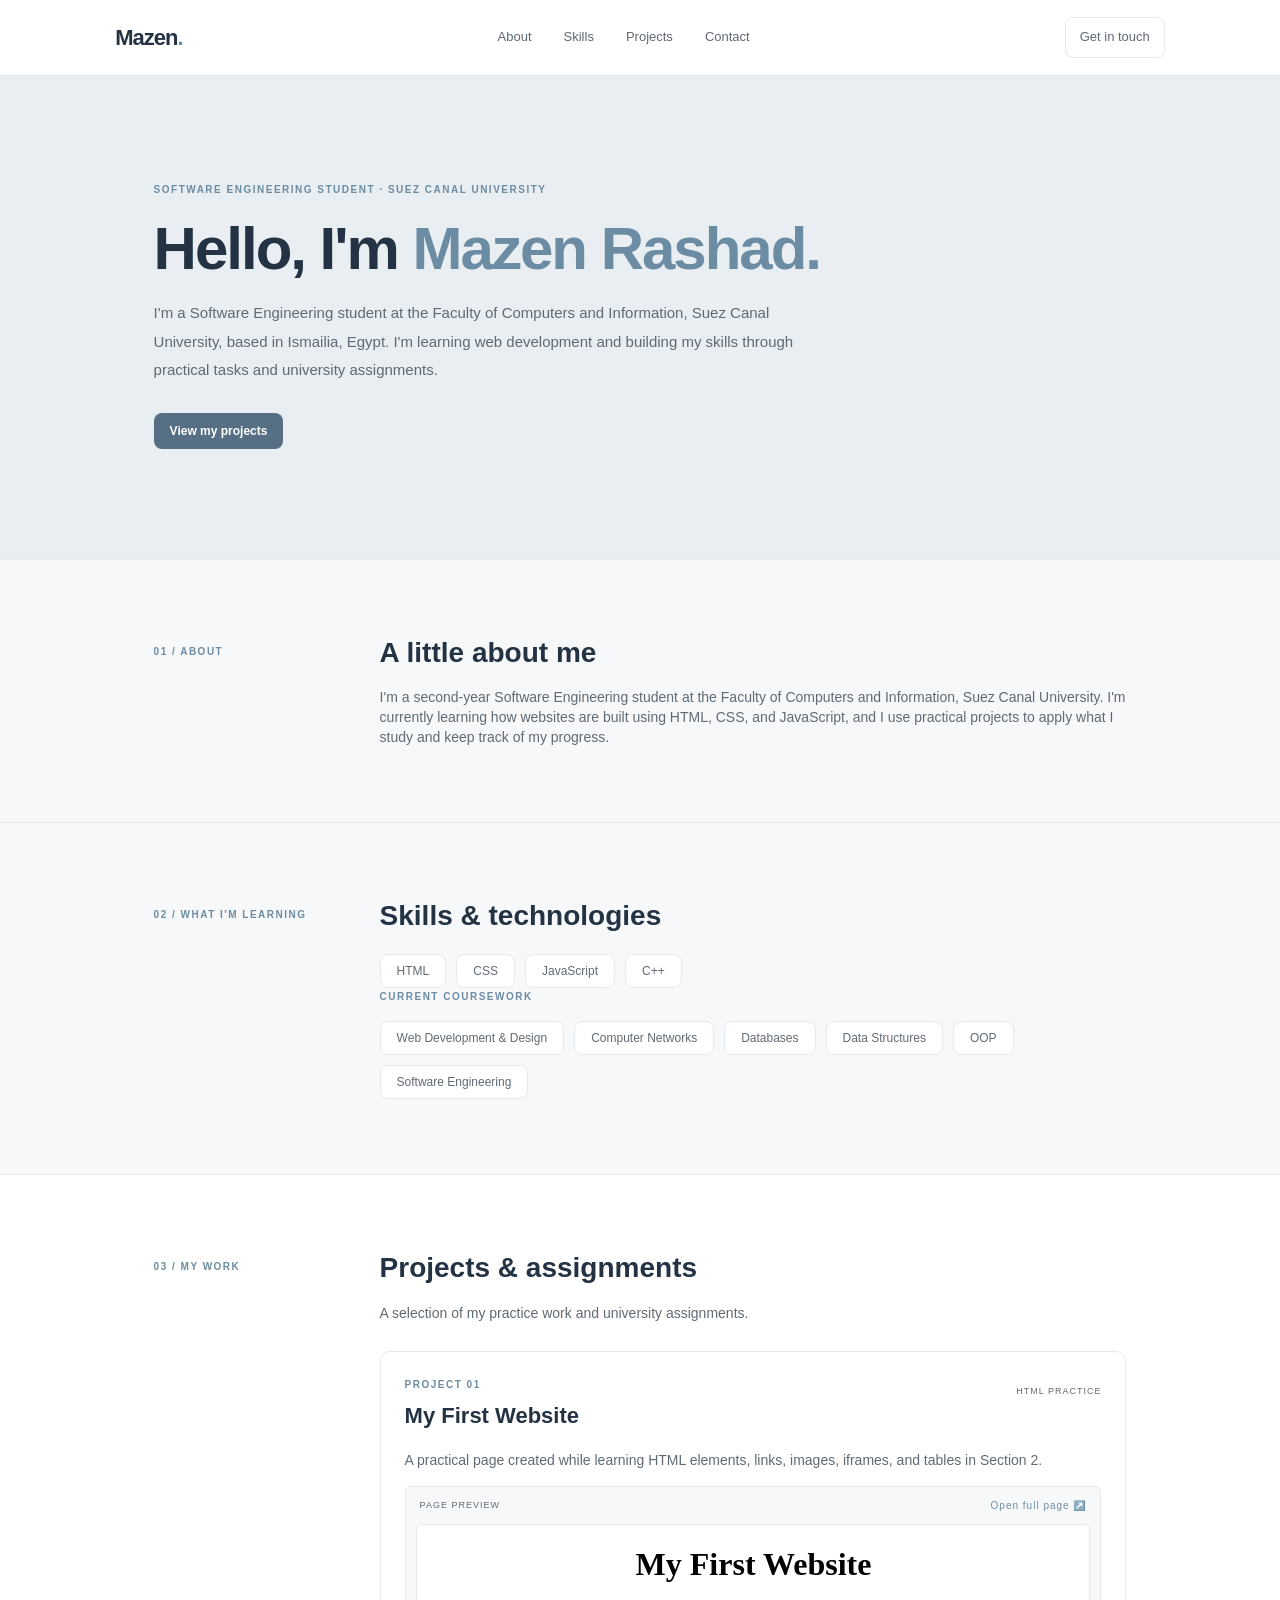
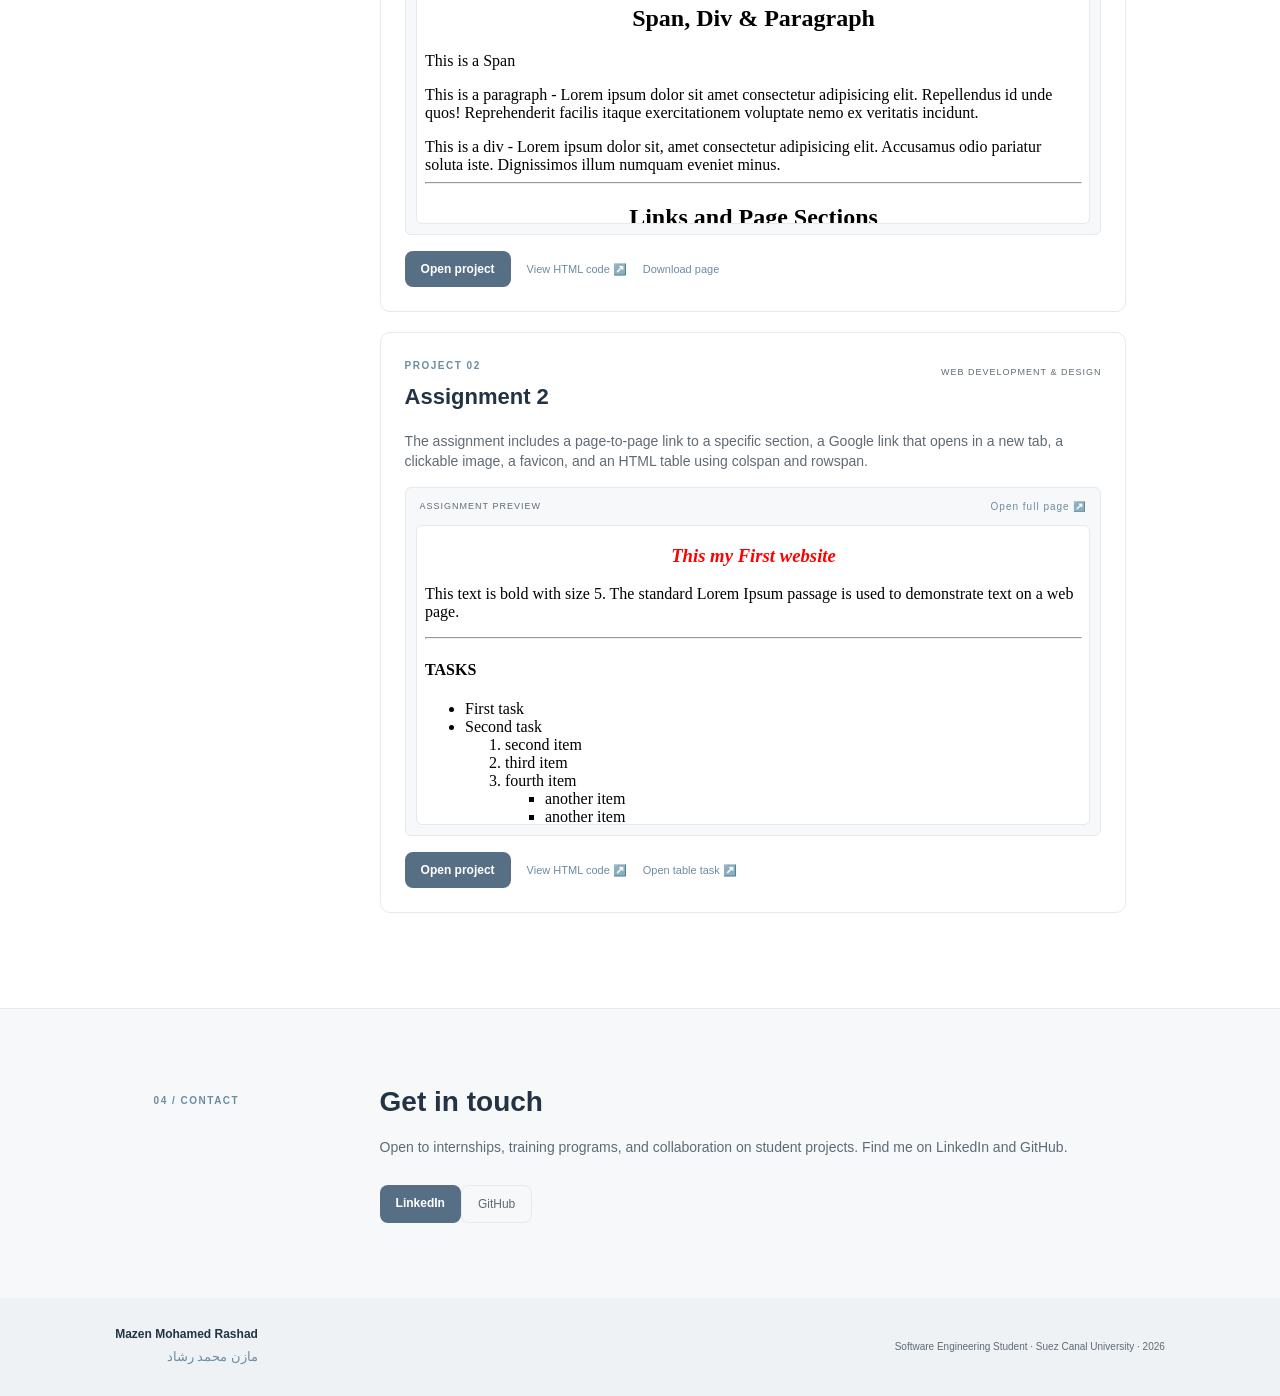
<file: index.html>
<html lang="en"><head><meta charset="utf-8"><meta name="viewport" content="width=device-width, initial-scale=1"><link rel="stylesheet" href="assets/styles.css" data-precedence="default"><title>Mazen Mohamed Rashad | Portfolio</title><meta name="author" content="Mazen Mohamed Rashad"><meta name="description" content="Mazen Mohamed Rashad — Software Engineering student at the Faculty of Computers and Information, Suez Canal University. HTML, CSS and JavaScript practice projects and university assignments."><meta name="twitter:title" content="Mazen Mohamed Rashad | Portfolio"><meta name="twitter:description" content="Software Engineering student at Suez Canal University — HTML, CSS and JavaScript practice projects and university assignments."></head><body><div class="bg-background text-foreground min-h-screen"><header class="bg-card border-border sticky top-0 z-10 flex h-[76px] items-center justify-between border-b px-[9%]"><a href="#home" class="text-heading text-[22px] font-bold tracking-[-1px] no-underline">Mazen<span class="text-steel">.</span></a><nav class="flex gap-8 max-[700px]:gap-3"><a href="#about" class="text-muted-foreground text-[13px] no-underline hover:text-foreground max-[700px]:text-[11px]">About</a><a href="#skills" class="text-muted-foreground text-[13px] no-underline hover:text-foreground max-[700px]:text-[11px]">Skills</a><a href="#projects" class="text-muted-foreground text-[13px] no-underline hover:text-foreground max-[700px]:text-[11px]">Projects</a><a href="#contact" class="text-muted-foreground text-[13px] no-underline hover:text-foreground max-[700px]:text-[11px]">Contact</a></nav><a href="#contact" class="border-input text-muted-foreground hidden items-center gap-1 rounded-md border px-3.5 py-2 text-[13px] no-underline max-[700px]:hidden sm:inline-flex">Get in touch</a></header><main><section id="home" class="bg-hero border-border border-b px-[12%] pt-[105px] pb-[110px] max-[700px]:px-[7%] max-[700px]:pt-[75px]"><p class="text-steel text-[10px] font-bold tracking-[1.5px]">SOFTWARE ENGINEERING STUDENT · SUEZ CANAL UNIVERSITY</p><h1 class="text-heading my-4 text-[clamp(38px,5.5vw,60px)] leading-[1.15] font-bold tracking-[-2px]">Hello, I'm <span class="text-steel">Mazen Rashad.</span></h1><p class="text-muted-foreground mb-7 max-w-[660px] text-[15px] leading-[1.9]">I'm a Software Engineering student at the Faculty of Computers and Information, Suez Canal University, based in Ismailia, Egypt. I'm learning web development and building my skills through practical tasks and university assignments.</p><a href="#projects" class="bg-primary text-primary-foreground hover:bg-primary/90 inline-block rounded-md px-4 py-2.5 text-xs font-bold no-underline transition-colors">View my projects</a></section><section id="about" class="border-border grid grid-cols-[190px_1fr] gap-9 border-b px-[12%] py-[75px] max-[700px]:grid-cols-1 max-[700px]:gap-3 max-[700px]:px-[7%] max-[700px]:py-[55px]"><div class="text-steel pt-2 text-[10px] font-bold tracking-[1.5px]">01 / ABOUT</div><div><h2 class="text-heading mb-4 text-[28px] leading-[1.3] font-semibold">A little about me</h2><p class="text-muted-foreground max-w-[760px] text-sm">I'm a second-year Software Engineering student at the Faculty of Computers and Information, Suez Canal University. I'm currently learning how websites are built using HTML, CSS, and JavaScript, and I use practical projects to apply what I study and keep track of my progress.</p></div></section><section id="skills" class="border-border grid grid-cols-[190px_1fr] gap-9 border-b px-[12%] py-[75px] max-[700px]:grid-cols-1 max-[700px]:gap-3 max-[700px]:px-[7%] max-[700px]:py-[55px]"><div class="text-steel pt-2 text-[10px] font-bold tracking-[1.5px]">02 / WHAT I'M LEARNING</div><div><h2 class="text-heading mb-4 text-[28px] leading-[1.3] font-semibold">Skills &amp; technologies</h2><div class="mt-5 flex flex-wrap gap-2.5"><span class="border-input bg-card text-muted-foreground rounded-md border px-4 py-2 text-xs">HTML</span><span class="border-input bg-card text-muted-foreground rounded-md border px-4 py-2 text-xs">CSS</span><span class="border-input bg-card text-muted-foreground rounded-md border px-4 py-2 text-xs">JavaScript</span><span class="border-input bg-card text-muted-foreground rounded-md border px-4 py-2 text-xs">C++</span></div><p class="text-steel mt-7 text-[10px] font-bold tracking-[1.5px]">CURRENT COURSEWORK</p><div class="mt-4 flex flex-wrap gap-2.5"><span class="border-input bg-card text-muted-foreground rounded-md border px-4 py-2 text-xs">Web Development &amp; Design</span><span class="border-input bg-card text-muted-foreground rounded-md border px-4 py-2 text-xs">Computer Networks</span><span class="border-input bg-card text-muted-foreground rounded-md border px-4 py-2 text-xs">Databases</span><span class="border-input bg-card text-muted-foreground rounded-md border px-4 py-2 text-xs">Data Structures</span><span class="border-input bg-card text-muted-foreground rounded-md border px-4 py-2 text-xs">OOP</span><span class="border-input bg-card text-muted-foreground rounded-md border px-4 py-2 text-xs">Software Engineering</span></div></div></section><section id="projects" class="bg-card border-border grid grid-cols-[190px_1fr] gap-9 border-b px-[12%] py-[75px] max-[700px]:grid-cols-1 max-[700px]:gap-3 max-[700px]:px-[7%] max-[700px]:py-[55px]"><div class="text-steel pt-2 text-[10px] font-bold tracking-[1.5px]">03 / MY WORK</div><div><h2 class="text-heading mb-4 text-[28px] leading-[1.3] font-semibold">Projects &amp; assignments</h2><p class="text-muted-foreground mb-7 max-w-[760px] text-sm">A selection of my practice work and university assignments.</p><article class="border-border bg-card rounded-lg border p-6 my-5"><div class="flex flex-wrap items-start justify-between gap-4"><div><p class="text-steel text-[10px] font-bold tracking-[1.5px]">PROJECT 01</p><h3 class="text-heading mt-1 text-[22px] font-bold">My First Website</h3></div><span class="text-muted-foreground text-[9px] tracking-[1px] pt-2">HTML PRACTICE</span></div><p class="text-muted-foreground my-4 text-sm">A practical page created while learning HTML elements, links, images, iframes, and tables in Section 2.</p><div class="bg-background border-border rounded-sm border p-2.5"><div class="text-muted-foreground flex items-center justify-between px-1 pb-2.5 text-[9px] tracking-[1px]"><span>PAGE PREVIEW</span><a class="text-steel text-[10px] no-underline hover:underline" href="projects/section-2-practice/index.html" target="_blank" rel="noreferrer">Open full page ↗</a></div><iframe class="border-border bg-card h-[300px] w-full rounded-sm border" src="projects/section-2-practice/index.html" title="My First Website preview" loading="lazy"></iframe></div><div class="mt-4 flex flex-wrap items-center gap-4"><a class="bg-primary text-primary-foreground hover:bg-primary/90 inline-block rounded-md px-4 py-2.5 text-xs font-bold no-underline transition-colors" href="projects/section-2-practice/index.html" target="_blank" rel="noreferrer">Open project</a><a class="text-steel text-[11px] no-underline hover:underline" href="projects/section-2-practice/source.html" target="_blank" rel="noreferrer">View HTML code ↗</a><a class="text-steel text-[11px] no-underline hover:underline" href="projects/section-2-practice/index.html">Download page</a></div></article><article class="border-border bg-card rounded-lg border p-6 my-5"><div class="flex flex-wrap items-start justify-between gap-4"><div><p class="text-steel text-[10px] font-bold tracking-[1.5px]">PROJECT 02</p><h3 class="text-heading mt-1 text-[22px] font-bold">Assignment 2</h3></div><span class="text-muted-foreground text-[9px] tracking-[1px] pt-2">WEB DEVELOPMENT &amp; DESIGN</span></div><p class="text-muted-foreground my-4 text-sm">The assignment includes a page-to-page link to a specific section, a Google link that opens in a new tab, a clickable image, a favicon, and an HTML table using colspan and rowspan.</p><div class="bg-background border-border rounded-sm border p-2.5"><div class="text-muted-foreground flex items-center justify-between px-1 pb-2.5 text-[9px] tracking-[1px]"><span>ASSIGNMENT PREVIEW</span><a class="text-steel text-[10px] no-underline hover:underline" href="projects/assignment-02/index.html" target="_blank" rel="noreferrer">Open full page ↗</a></div><iframe class="border-border bg-card h-[300px] w-full rounded-sm border" src="projects/assignment-02/index.html" title="Assignment 2 preview" loading="lazy"></iframe></div><div class="mt-4 flex flex-wrap items-center gap-4"><a class="bg-primary text-primary-foreground hover:bg-primary/90 inline-block rounded-md px-4 py-2.5 text-xs font-bold no-underline transition-colors" href="projects/assignment-02/index.html" target="_blank" rel="noreferrer">Open project</a><a class="text-steel text-[11px] no-underline hover:underline" href="projects/assignment-02/source.html" target="_blank" rel="noreferrer">View HTML code ↗</a><a class="text-steel text-[11px] no-underline hover:underline" href="projects/assignment-02/table.html" target="_blank" rel="noreferrer">Open table task ↗</a></div></article></div></section><section id="contact" class="grid grid-cols-[190px_1fr] gap-9 px-[12%] py-[75px] max-[700px]:grid-cols-1 max-[700px]:gap-3 max-[700px]:px-[7%] max-[700px]:py-[55px]"><div class="text-steel pt-2 text-[10px] font-bold tracking-[1.5px]">04 / CONTACT</div><div><h2 class="text-heading mb-4 text-[28px] leading-[1.3] font-semibold">Get in touch</h2><p class="text-muted-foreground mb-7 max-w-[760px] text-sm">Open to internships, training programs, and collaboration on student projects. Find me on LinkedIn and GitHub.</p><div class="flex flex-wrap gap-3"><a href="https://www.linkedin.com/in/mazen-mohamed-rashad-95443b451/" target="_blank" rel="noreferrer" class="bg-primary text-primary-foreground hover:bg-primary/90 inline-block rounded-md px-4 py-2.5 text-xs font-bold no-underline transition-colors">LinkedIn</a><a href="https://github.com/hffcccbugv-arch" target="_blank" rel="noreferrer" class="border-input text-muted-foreground inline-block rounded-md border px-4 py-2.5 text-xs no-underline">GitHub</a></div></div></section></main><footer class="bg-muted text-muted-foreground flex items-center justify-between gap-4 px-[9%] py-7 max-[700px]:flex-col max-[700px]:items-start"><div><strong class="text-heading text-xs">Mazen Mohamed Rashad</strong><span class="text-steel mt-1 block text-[13px]" lang="ar" dir="rtl">مازن محمد رشاد</span></div><p class="m-0 text-[10px]">Software Engineering Student · Suez Canal University · 2026</p></footer></div></body></html>
</file>
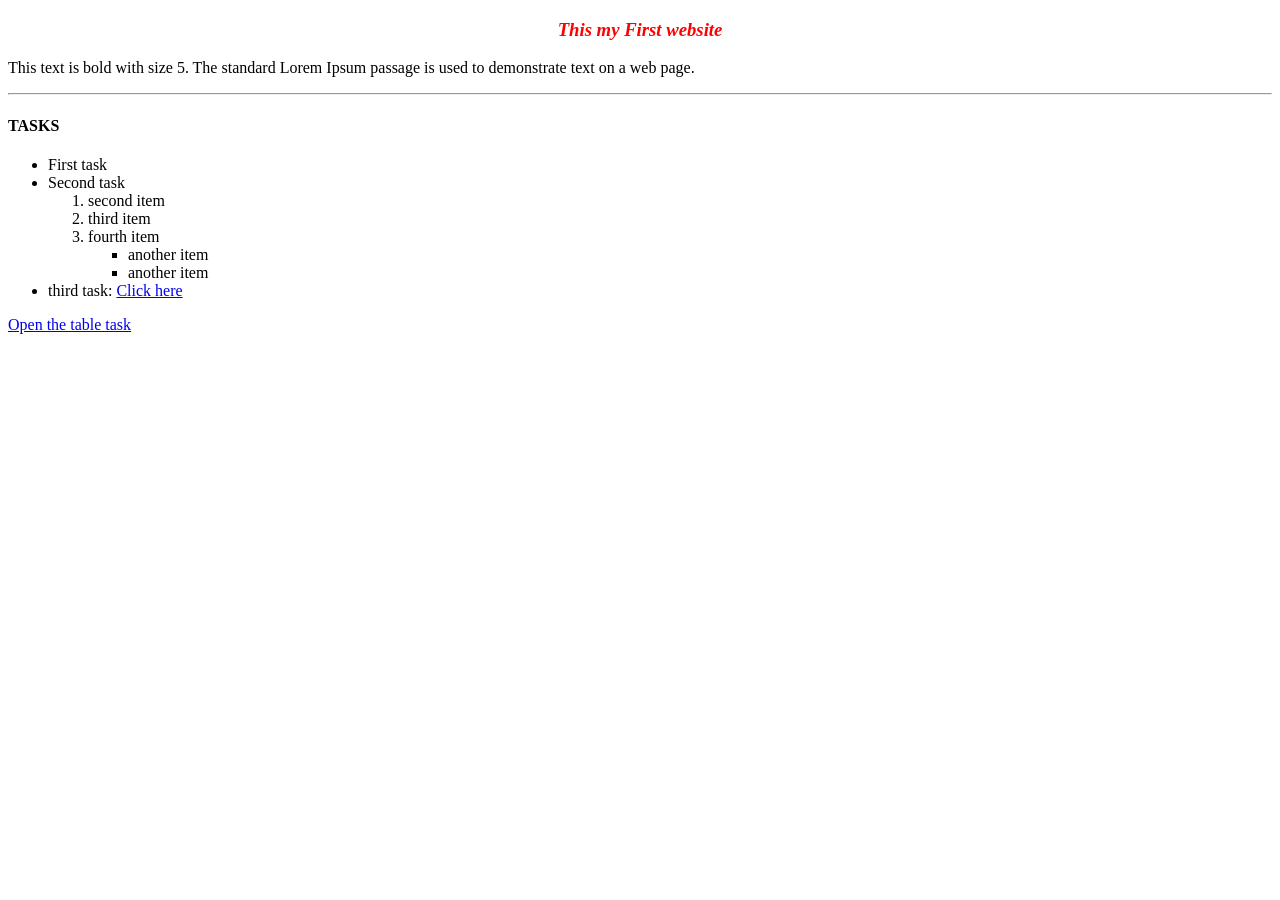
<file: projects/assignment-02/index.html>
<!DOCTYPE html>
<html lang="en">
<head><meta charset="UTF-8"><meta name="viewport" content="width=device-width, initial-scale=1.0"><title>My First Website</title></head>
<body>
<h3 style="text-align:center;color:red;"><i>This my First website</i></h3>
<p>This text is bold with size 5. The standard Lorem Ipsum passage is used to demonstrate text on a web page.</p>
<hr>
<h4>TASKS</h4>
<ul>
<li>First task</li>
<li>Second task
  <ol><li>second item</li><li>third item</li><li>fourth item
    <ul><li>another item</li><li>another item</li></ul>
  </li></ol>
</li>
<li>third task: <a href="page2.html#end">Click here</a></li>
</ul>
<p><a href="table.html">Open the table task</a></p>
</body></html>
</file>
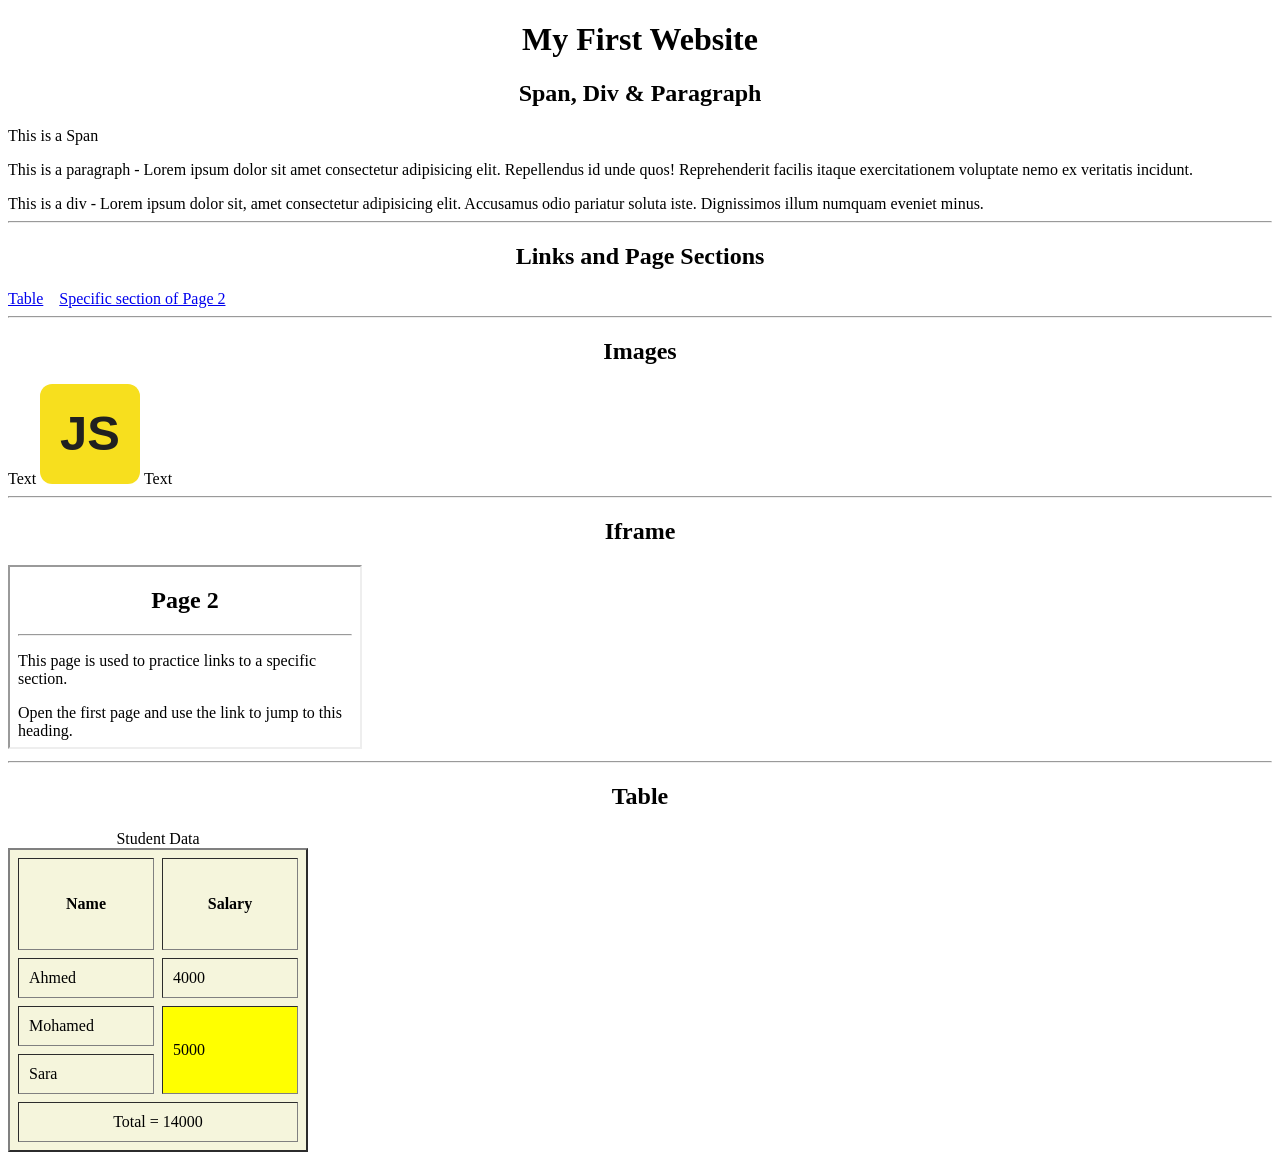
<file: projects/section-2-practice/index.html>
<!DOCTYPE html>
<html lang="en">
<head><meta charset="UTF-8"><meta name="viewport" content="width=device-width, initial-scale=1.0"><title>My First Website</title></head>
<body>
<h1 align="center">My First Website</h1>
<h2 align="center">Span, Div &amp; Paragraph</h2>
<span>This is a Span</span>
<p>This is a paragraph - Lorem ipsum dolor sit amet consectetur adipisicing elit. Repellendus id unde quos! Reprehenderit facilis itaque exercitationem voluptate nemo ex veritatis incidunt.</p>
<div>This is a div - Lorem ipsum dolor sit, amet consectetur adipisicing elit. Accusamus odio pariatur soluta iste. Dignissimos illum numquam eveniet minus.</div>
<hr>
<h2 align="center">Links and Page Sections</h2>
<a href="#mytable">Table</a> &nbsp;&nbsp;
<a href="page2.html#mid" target="_blank">Specific section of Page 2</a>
<hr>
<h2 align="center">Images</h2>
Text <img src="images/js.svg" width="100" alt="JavaScript logo"> Text
<hr>
<h2 align="center">Iframe</h2>
<iframe src="page2.html" width="350" height="180" title="Page 2 preview"></iframe>
<hr>
<h2 id="mytable" align="center">Table</h2>
<table bgcolor="beige" border="2" width="300" cellspacing="8" cellpadding="10">
<caption>Student Data</caption>
<thead><tr><th width="50%" height="70">Name</th><th>Salary</th></tr></thead>
<tbody><tr><td>Ahmed</td><td>4000</td></tr><tr><td>Mohamed</td><td bgcolor="yellow" rowspan="2">5000</td></tr><tr><td>Sara</td></tr></tbody>
<tfoot><tr><td align="center" colspan="2">Total = 14000</td></tr></tfoot>
</table>
</body></html>
</file>
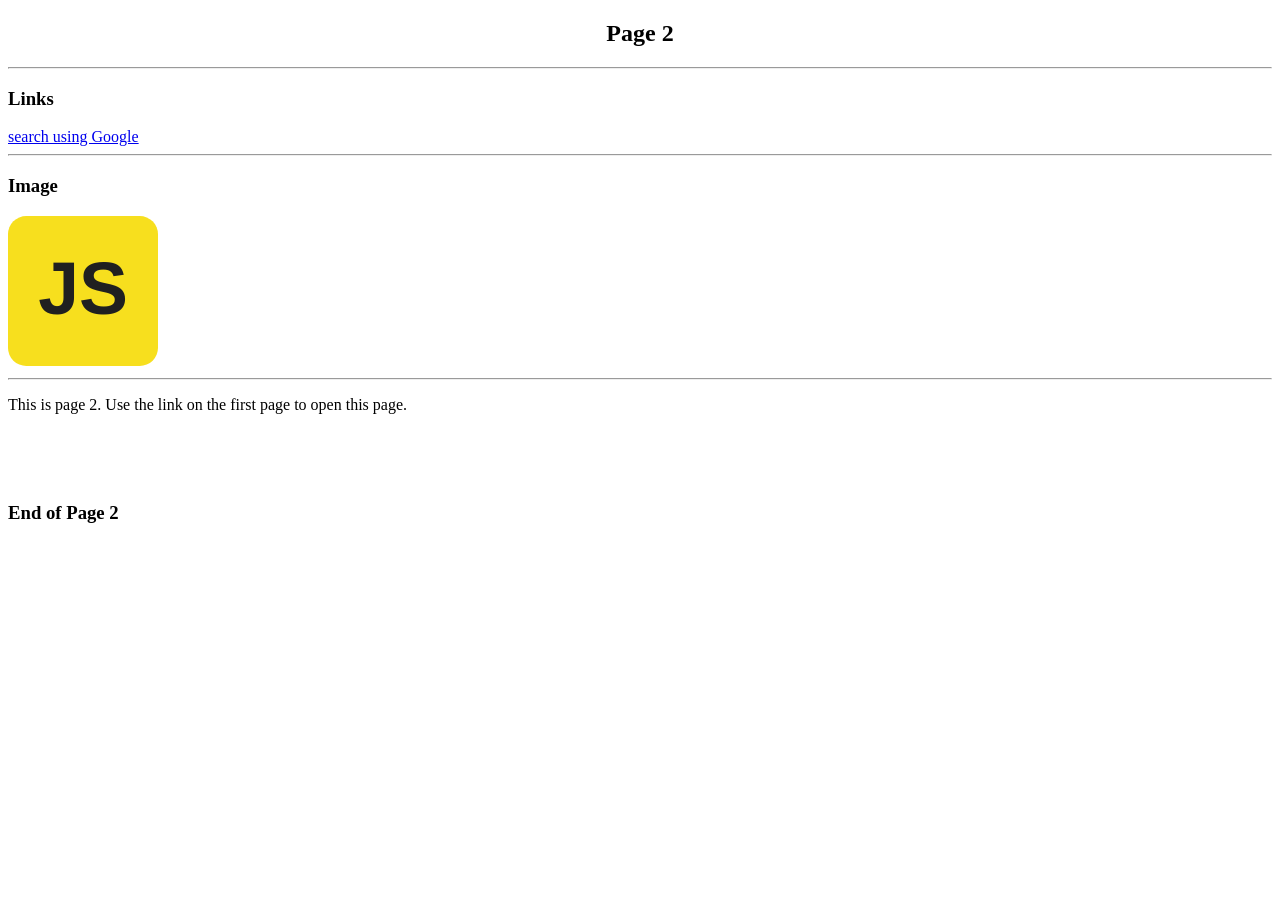
<file: projects/assignment-02/page2.html>
<!DOCTYPE html>
<html lang="en">
<head><meta charset="UTF-8"><meta name="viewport" content="width=device-width, initial-scale=1.0"><title>Page 2</title><link rel="icon" type="image/svg+xml" href="images/js.svg"></head>
<body>
<h2 align="center">Page 2</h2><hr>
<h3>Links</h3>
<a href="https://www.google.com" target="_blank">search using Google</a>
<hr><h3>Image</h3>
<a href="https://www.google.com" target="_blank"><img src="images/js.svg" width="150" alt="JavaScript logo"></a>
<hr><p>This is page 2. Use the link on the first page to open this page.</p>
<br><br><br><h3 id="end">End of Page 2</h3>
</body></html>
</file>
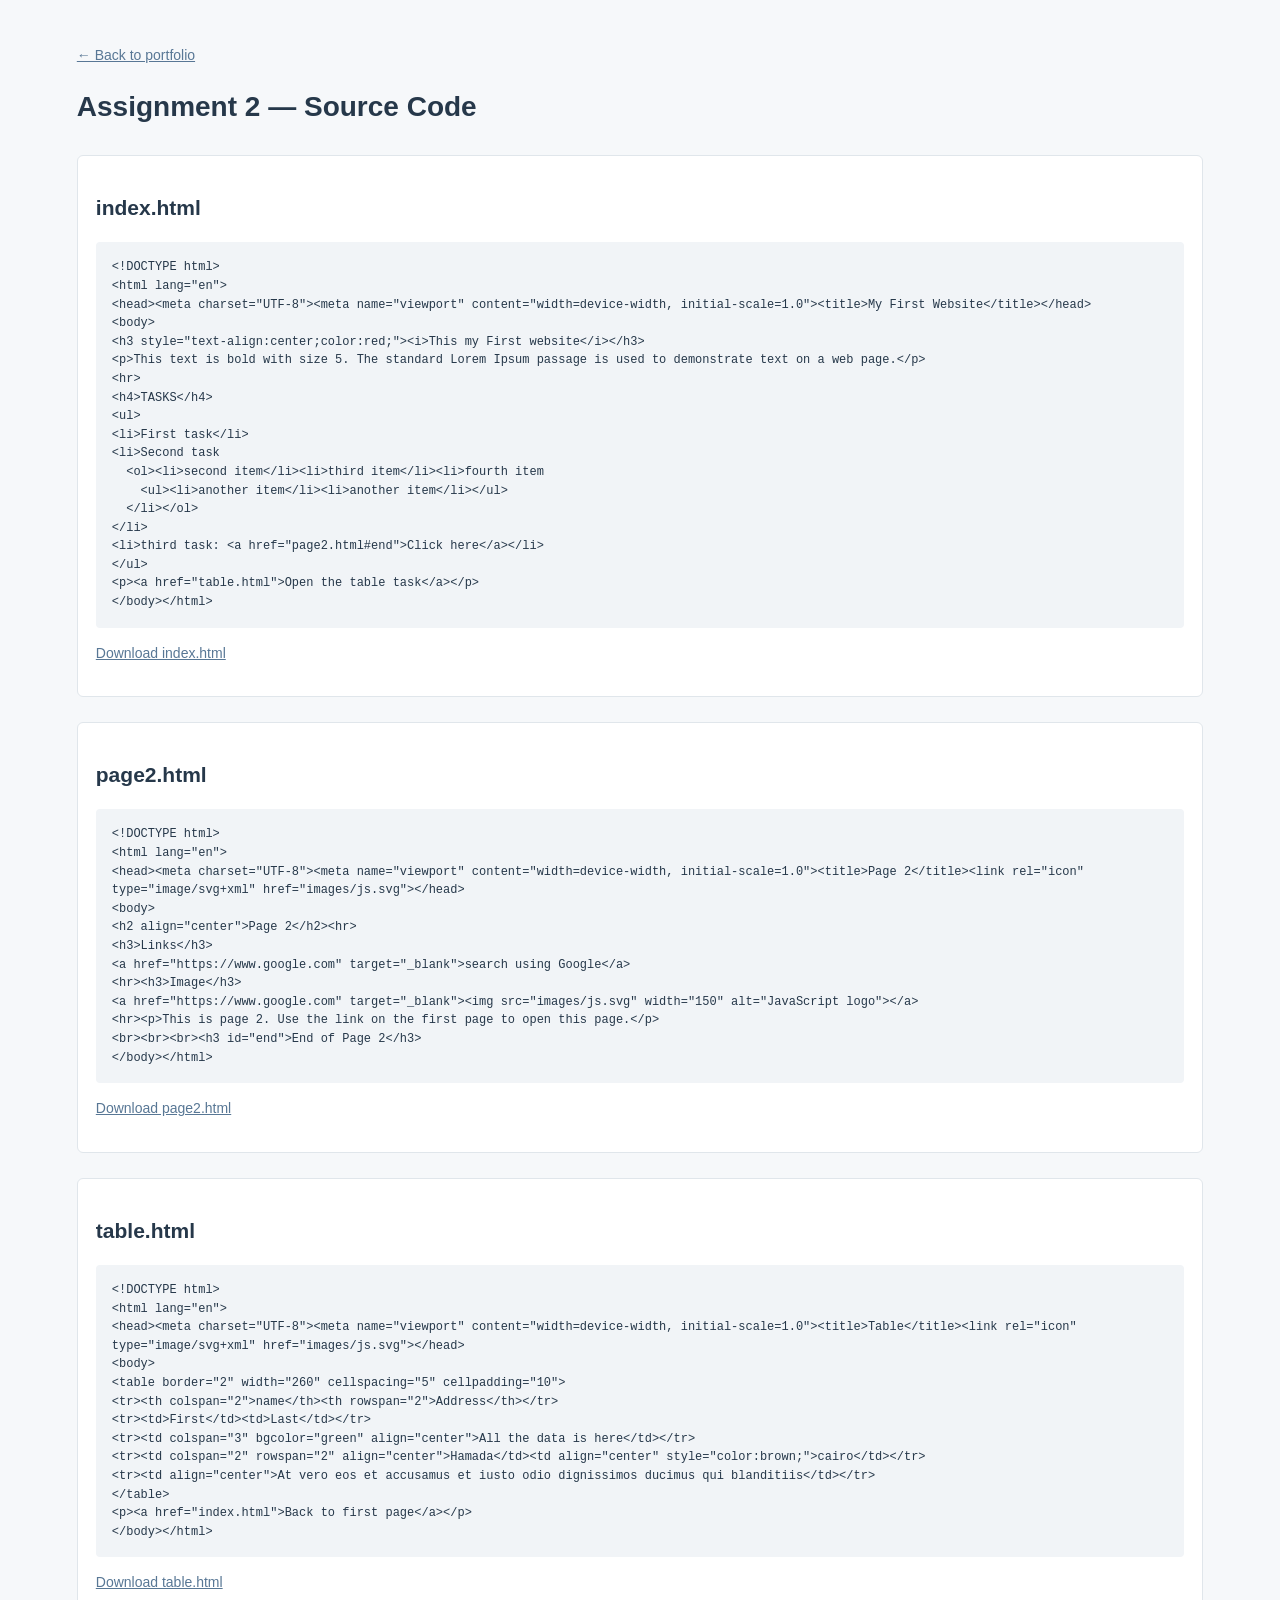
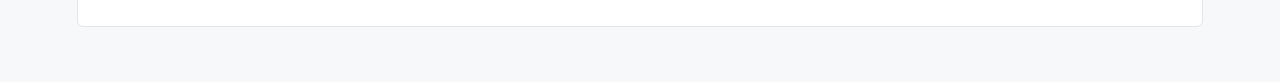
<file: projects/assignment-02/source.html>
<!DOCTYPE html><html lang="en"><head><meta charset="UTF-8"><meta name="viewport" content="width=device-width, initial-scale=1"><title>Assignment 2 - Source Code</title><style>body{font:14px/1.6 Arial;background:#f6f8fa;color:#26384a;margin:0;padding:30px 6%}h1{font-size:28px}section{margin:25px 0;background:white;border:1px solid #e0e6eb;padding:18px;border-radius:6px}pre{white-space:pre-wrap;overflow-wrap:anywhere;background:#f1f4f7;padding:16px;border-radius:4px;font:12px/1.55 Consolas,monospace;color:#26384a}a{color:#587795}</style></head><body><p><a href='/'>← Back to portfolio</a></p><h1>Assignment 2 — Source Code</h1><section><h2>index.html</h2><pre><code>&lt;!DOCTYPE html&gt;
&lt;html lang=&quot;en&quot;&gt;
&lt;head&gt;&lt;meta charset=&quot;UTF-8&quot;&gt;&lt;meta name=&quot;viewport&quot; content=&quot;width=device-width, initial-scale=1.0&quot;&gt;&lt;title&gt;My First Website&lt;/title&gt;&lt;/head&gt;
&lt;body&gt;
&lt;h3 style=&quot;text-align:center;color:red;&quot;&gt;&lt;i&gt;This my First website&lt;/i&gt;&lt;/h3&gt;
&lt;p&gt;This text is bold with size 5. The standard Lorem Ipsum passage is used to demonstrate text on a web page.&lt;/p&gt;
&lt;hr&gt;
&lt;h4&gt;TASKS&lt;/h4&gt;
&lt;ul&gt;
&lt;li&gt;First task&lt;/li&gt;
&lt;li&gt;Second task
  &lt;ol&gt;&lt;li&gt;second item&lt;/li&gt;&lt;li&gt;third item&lt;/li&gt;&lt;li&gt;fourth item
    &lt;ul&gt;&lt;li&gt;another item&lt;/li&gt;&lt;li&gt;another item&lt;/li&gt;&lt;/ul&gt;
  &lt;/li&gt;&lt;/ol&gt;
&lt;/li&gt;
&lt;li&gt;third task: &lt;a href=&quot;page2.html#end&quot;&gt;Click here&lt;/a&gt;&lt;/li&gt;
&lt;/ul&gt;
&lt;p&gt;&lt;a href=&quot;table.html&quot;&gt;Open the table task&lt;/a&gt;&lt;/p&gt;
&lt;/body&gt;&lt;/html&gt;</code></pre><p><a href='index.html' download>Download index.html</a></p></section><section><h2>page2.html</h2><pre><code>&lt;!DOCTYPE html&gt;
&lt;html lang=&quot;en&quot;&gt;
&lt;head&gt;&lt;meta charset=&quot;UTF-8&quot;&gt;&lt;meta name=&quot;viewport&quot; content=&quot;width=device-width, initial-scale=1.0&quot;&gt;&lt;title&gt;Page 2&lt;/title&gt;&lt;link rel=&quot;icon&quot; type=&quot;image/svg+xml&quot; href=&quot;images/js.svg&quot;&gt;&lt;/head&gt;
&lt;body&gt;
&lt;h2 align=&quot;center&quot;&gt;Page 2&lt;/h2&gt;&lt;hr&gt;
&lt;h3&gt;Links&lt;/h3&gt;
&lt;a href=&quot;https://www.google.com&quot; target=&quot;_blank&quot;&gt;search using Google&lt;/a&gt;
&lt;hr&gt;&lt;h3&gt;Image&lt;/h3&gt;
&lt;a href=&quot;https://www.google.com&quot; target=&quot;_blank&quot;&gt;&lt;img src=&quot;images/js.svg&quot; width=&quot;150&quot; alt=&quot;JavaScript logo&quot;&gt;&lt;/a&gt;
&lt;hr&gt;&lt;p&gt;This is page 2. Use the link on the first page to open this page.&lt;/p&gt;
&lt;br&gt;&lt;br&gt;&lt;br&gt;&lt;h3 id=&quot;end&quot;&gt;End of Page 2&lt;/h3&gt;
&lt;/body&gt;&lt;/html&gt;</code></pre><p><a href='page2.html' download>Download page2.html</a></p></section><section><h2>table.html</h2><pre><code>&lt;!DOCTYPE html&gt;
&lt;html lang=&quot;en&quot;&gt;
&lt;head&gt;&lt;meta charset=&quot;UTF-8&quot;&gt;&lt;meta name=&quot;viewport&quot; content=&quot;width=device-width, initial-scale=1.0&quot;&gt;&lt;title&gt;Table&lt;/title&gt;&lt;link rel=&quot;icon&quot; type=&quot;image/svg+xml&quot; href=&quot;images/js.svg&quot;&gt;&lt;/head&gt;
&lt;body&gt;
&lt;table border=&quot;2&quot; width=&quot;260&quot; cellspacing=&quot;5&quot; cellpadding=&quot;10&quot;&gt;
&lt;tr&gt;&lt;th colspan=&quot;2&quot;&gt;name&lt;/th&gt;&lt;th rowspan=&quot;2&quot;&gt;Address&lt;/th&gt;&lt;/tr&gt;
&lt;tr&gt;&lt;td&gt;First&lt;/td&gt;&lt;td&gt;Last&lt;/td&gt;&lt;/tr&gt;
&lt;tr&gt;&lt;td colspan=&quot;3&quot; bgcolor=&quot;green&quot; align=&quot;center&quot;&gt;All the data is here&lt;/td&gt;&lt;/tr&gt;
&lt;tr&gt;&lt;td colspan=&quot;2&quot; rowspan=&quot;2&quot; align=&quot;center&quot;&gt;Hamada&lt;/td&gt;&lt;td align=&quot;center&quot; style=&quot;color:brown;&quot;&gt;cairo&lt;/td&gt;&lt;/tr&gt;
&lt;tr&gt;&lt;td align=&quot;center&quot;&gt;At vero eos et accusamus et iusto odio dignissimos ducimus qui blanditiis&lt;/td&gt;&lt;/tr&gt;
&lt;/table&gt;
&lt;p&gt;&lt;a href=&quot;index.html&quot;&gt;Back to first page&lt;/a&gt;&lt;/p&gt;
&lt;/body&gt;&lt;/html&gt;</code></pre><p><a href='table.html' download>Download table.html</a></p></section></body></html>
</file>
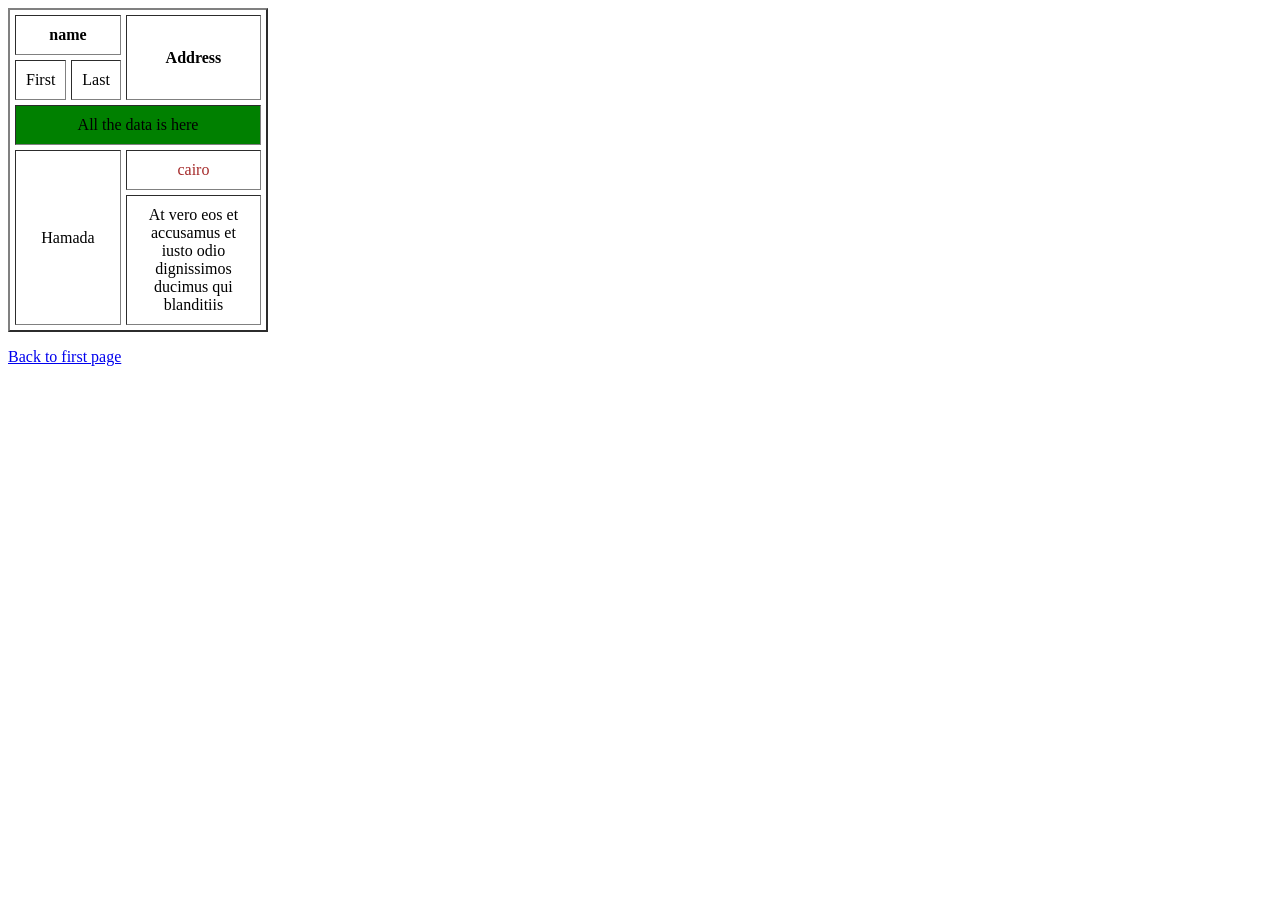
<file: projects/assignment-02/table.html>
<!DOCTYPE html>
<html lang="en">
<head><meta charset="UTF-8"><meta name="viewport" content="width=device-width, initial-scale=1.0"><title>Table</title><link rel="icon" type="image/svg+xml" href="images/js.svg"></head>
<body>
<table border="2" width="260" cellspacing="5" cellpadding="10">
<tr><th colspan="2">name</th><th rowspan="2">Address</th></tr>
<tr><td>First</td><td>Last</td></tr>
<tr><td colspan="3" bgcolor="green" align="center">All the data is here</td></tr>
<tr><td colspan="2" rowspan="2" align="center">Hamada</td><td align="center" style="color:brown;">cairo</td></tr>
<tr><td align="center">At vero eos et accusamus et iusto odio dignissimos ducimus qui blanditiis</td></tr>
</table>
<p><a href="index.html">Back to first page</a></p>
</body></html>
</file>
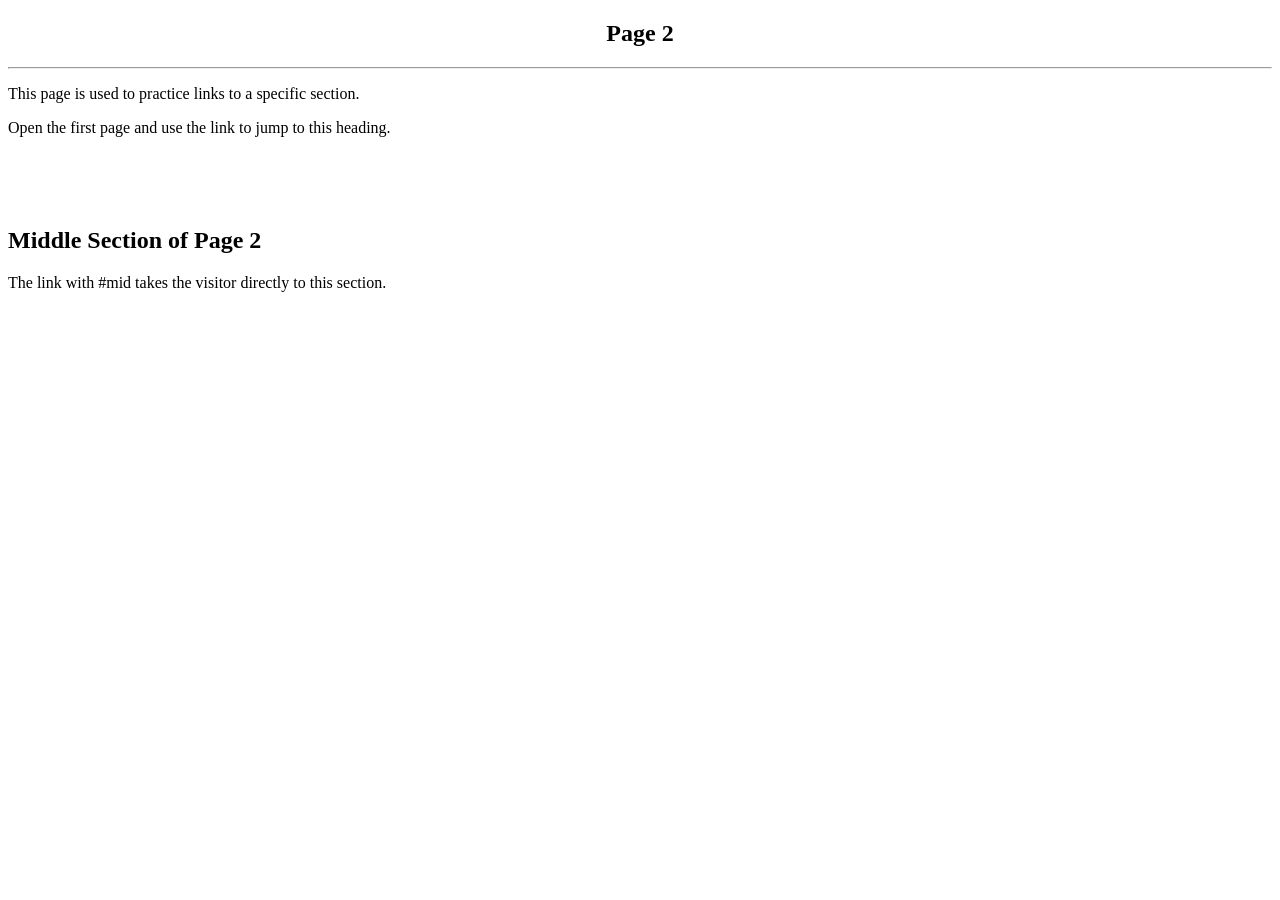
<file: projects/section-2-practice/page2.html>
<!DOCTYPE html>
<html lang="en"><head><meta charset="UTF-8"><title>Page 2 - Section Practice</title></head>
<body>
<h2 align="center">Page 2</h2><hr>
<p>This page is used to practice links to a specific section.</p>
<p>Open the first page and use the link to jump to this heading.</p>
<br><br><br><h2 id="mid">Middle Section of Page 2</h2>
<p>The link with #mid takes the visitor directly to this section.</p>
</body></html>
</file>
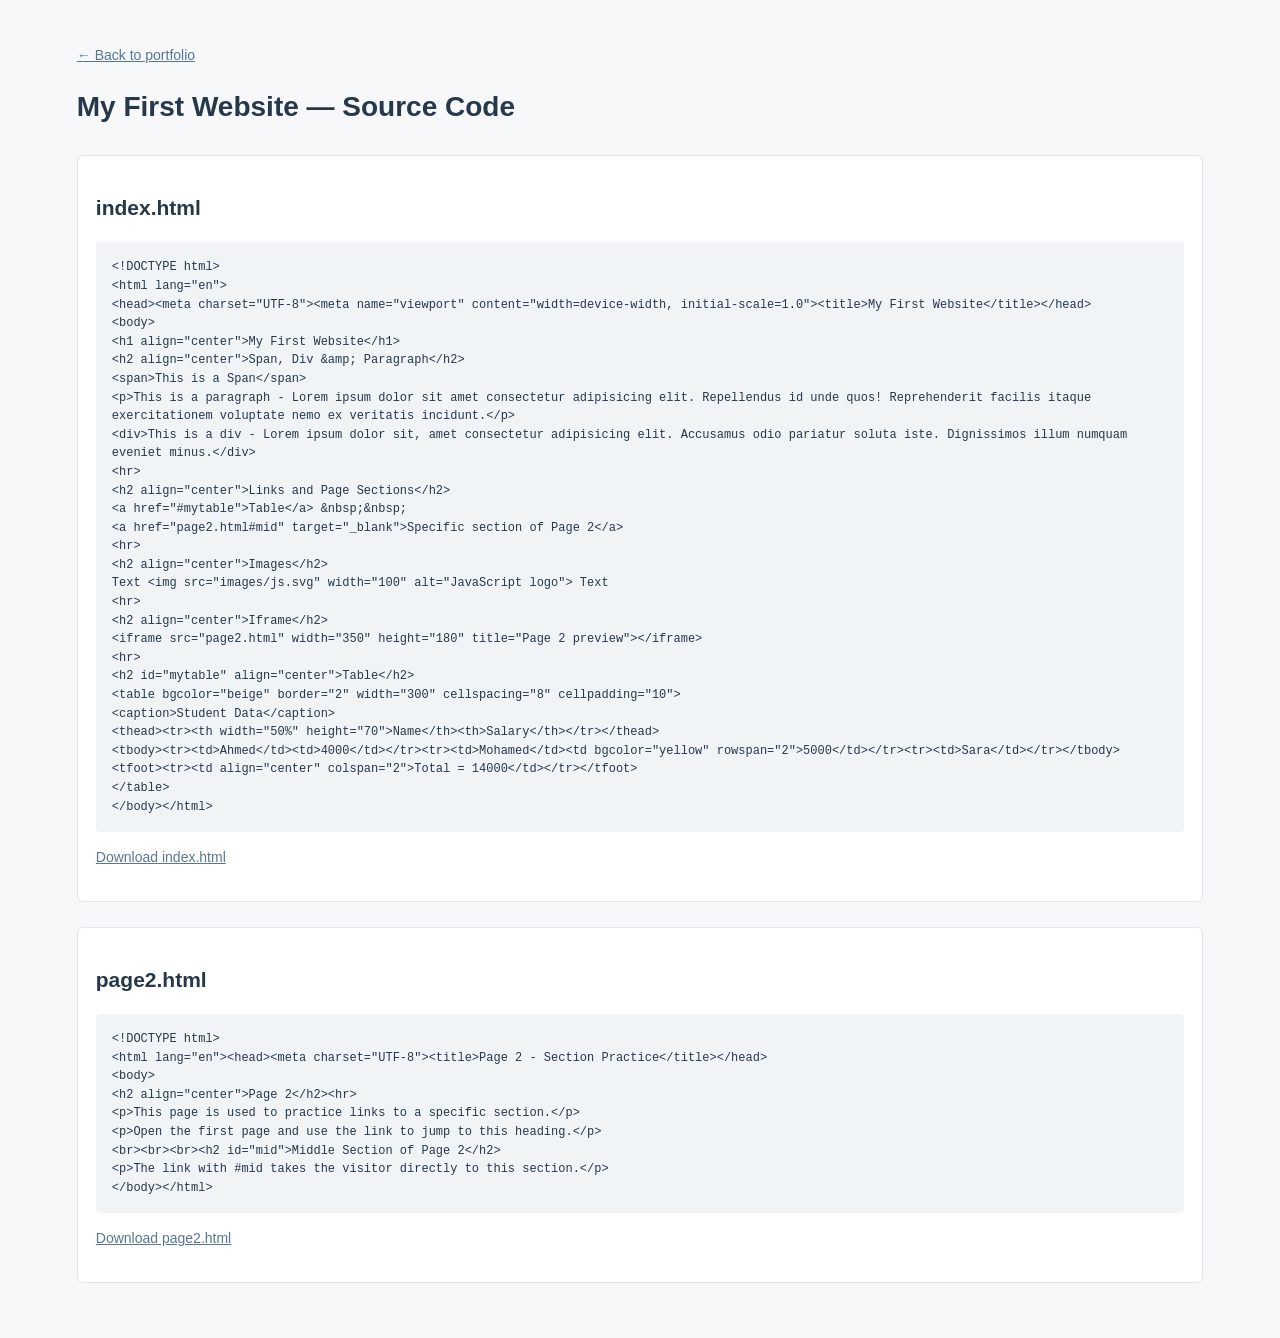
<file: projects/section-2-practice/source.html>
<!DOCTYPE html><html lang="en"><head><meta charset="UTF-8"><meta name="viewport" content="width=device-width, initial-scale=1"><title>My First Website - Source Code</title><style>body{font:14px/1.6 Arial;background:#f6f8fa;color:#26384a;margin:0;padding:30px 6%}h1{font-size:28px}section{margin:25px 0;background:white;border:1px solid #e0e6eb;padding:18px;border-radius:6px}pre{white-space:pre-wrap;overflow-wrap:anywhere;background:#f1f4f7;padding:16px;border-radius:4px;font:12px/1.55 Consolas,monospace;color:#26384a}a{color:#587795}</style></head><body><p><a href='/'>← Back to portfolio</a></p><h1>My First Website — Source Code</h1><section><h2>index.html</h2><pre><code>&lt;!DOCTYPE html&gt;
&lt;html lang=&quot;en&quot;&gt;
&lt;head&gt;&lt;meta charset=&quot;UTF-8&quot;&gt;&lt;meta name=&quot;viewport&quot; content=&quot;width=device-width, initial-scale=1.0&quot;&gt;&lt;title&gt;My First Website&lt;/title&gt;&lt;/head&gt;
&lt;body&gt;
&lt;h1 align=&quot;center&quot;&gt;My First Website&lt;/h1&gt;
&lt;h2 align=&quot;center&quot;&gt;Span, Div &amp;amp; Paragraph&lt;/h2&gt;
&lt;span&gt;This is a Span&lt;/span&gt;
&lt;p&gt;This is a paragraph - Lorem ipsum dolor sit amet consectetur adipisicing elit. Repellendus id unde quos! Reprehenderit facilis itaque exercitationem voluptate nemo ex veritatis incidunt.&lt;/p&gt;
&lt;div&gt;This is a div - Lorem ipsum dolor sit, amet consectetur adipisicing elit. Accusamus odio pariatur soluta iste. Dignissimos illum numquam eveniet minus.&lt;/div&gt;
&lt;hr&gt;
&lt;h2 align=&quot;center&quot;&gt;Links and Page Sections&lt;/h2&gt;
&lt;a href=&quot;#mytable&quot;&gt;Table&lt;/a&gt; &amp;nbsp;&amp;nbsp;
&lt;a href=&quot;page2.html#mid&quot; target=&quot;_blank&quot;&gt;Specific section of Page 2&lt;/a&gt;
&lt;hr&gt;
&lt;h2 align=&quot;center&quot;&gt;Images&lt;/h2&gt;
Text &lt;img src=&quot;images/js.svg&quot; width=&quot;100&quot; alt=&quot;JavaScript logo&quot;&gt; Text
&lt;hr&gt;
&lt;h2 align=&quot;center&quot;&gt;Iframe&lt;/h2&gt;
&lt;iframe src=&quot;page2.html&quot; width=&quot;350&quot; height=&quot;180&quot; title=&quot;Page 2 preview&quot;&gt;&lt;/iframe&gt;
&lt;hr&gt;
&lt;h2 id=&quot;mytable&quot; align=&quot;center&quot;&gt;Table&lt;/h2&gt;
&lt;table bgcolor=&quot;beige&quot; border=&quot;2&quot; width=&quot;300&quot; cellspacing=&quot;8&quot; cellpadding=&quot;10&quot;&gt;
&lt;caption&gt;Student Data&lt;/caption&gt;
&lt;thead&gt;&lt;tr&gt;&lt;th width=&quot;50%&quot; height=&quot;70&quot;&gt;Name&lt;/th&gt;&lt;th&gt;Salary&lt;/th&gt;&lt;/tr&gt;&lt;/thead&gt;
&lt;tbody&gt;&lt;tr&gt;&lt;td&gt;Ahmed&lt;/td&gt;&lt;td&gt;4000&lt;/td&gt;&lt;/tr&gt;&lt;tr&gt;&lt;td&gt;Mohamed&lt;/td&gt;&lt;td bgcolor=&quot;yellow&quot; rowspan=&quot;2&quot;&gt;5000&lt;/td&gt;&lt;/tr&gt;&lt;tr&gt;&lt;td&gt;Sara&lt;/td&gt;&lt;/tr&gt;&lt;/tbody&gt;
&lt;tfoot&gt;&lt;tr&gt;&lt;td align=&quot;center&quot; colspan=&quot;2&quot;&gt;Total = 14000&lt;/td&gt;&lt;/tr&gt;&lt;/tfoot&gt;
&lt;/table&gt;
&lt;/body&gt;&lt;/html&gt;</code></pre><p><a href='index.html' download>Download index.html</a></p></section><section><h2>page2.html</h2><pre><code>&lt;!DOCTYPE html&gt;
&lt;html lang=&quot;en&quot;&gt;&lt;head&gt;&lt;meta charset=&quot;UTF-8&quot;&gt;&lt;title&gt;Page 2 - Section Practice&lt;/title&gt;&lt;/head&gt;
&lt;body&gt;
&lt;h2 align=&quot;center&quot;&gt;Page 2&lt;/h2&gt;&lt;hr&gt;
&lt;p&gt;This page is used to practice links to a specific section.&lt;/p&gt;
&lt;p&gt;Open the first page and use the link to jump to this heading.&lt;/p&gt;
&lt;br&gt;&lt;br&gt;&lt;br&gt;&lt;h2 id=&quot;mid&quot;&gt;Middle Section of Page 2&lt;/h2&gt;
&lt;p&gt;The link with #mid takes the visitor directly to this section.&lt;/p&gt;
&lt;/body&gt;&lt;/html&gt;</code></pre><p><a href='page2.html' download>Download page2.html</a></p></section></body></html>
</file>
